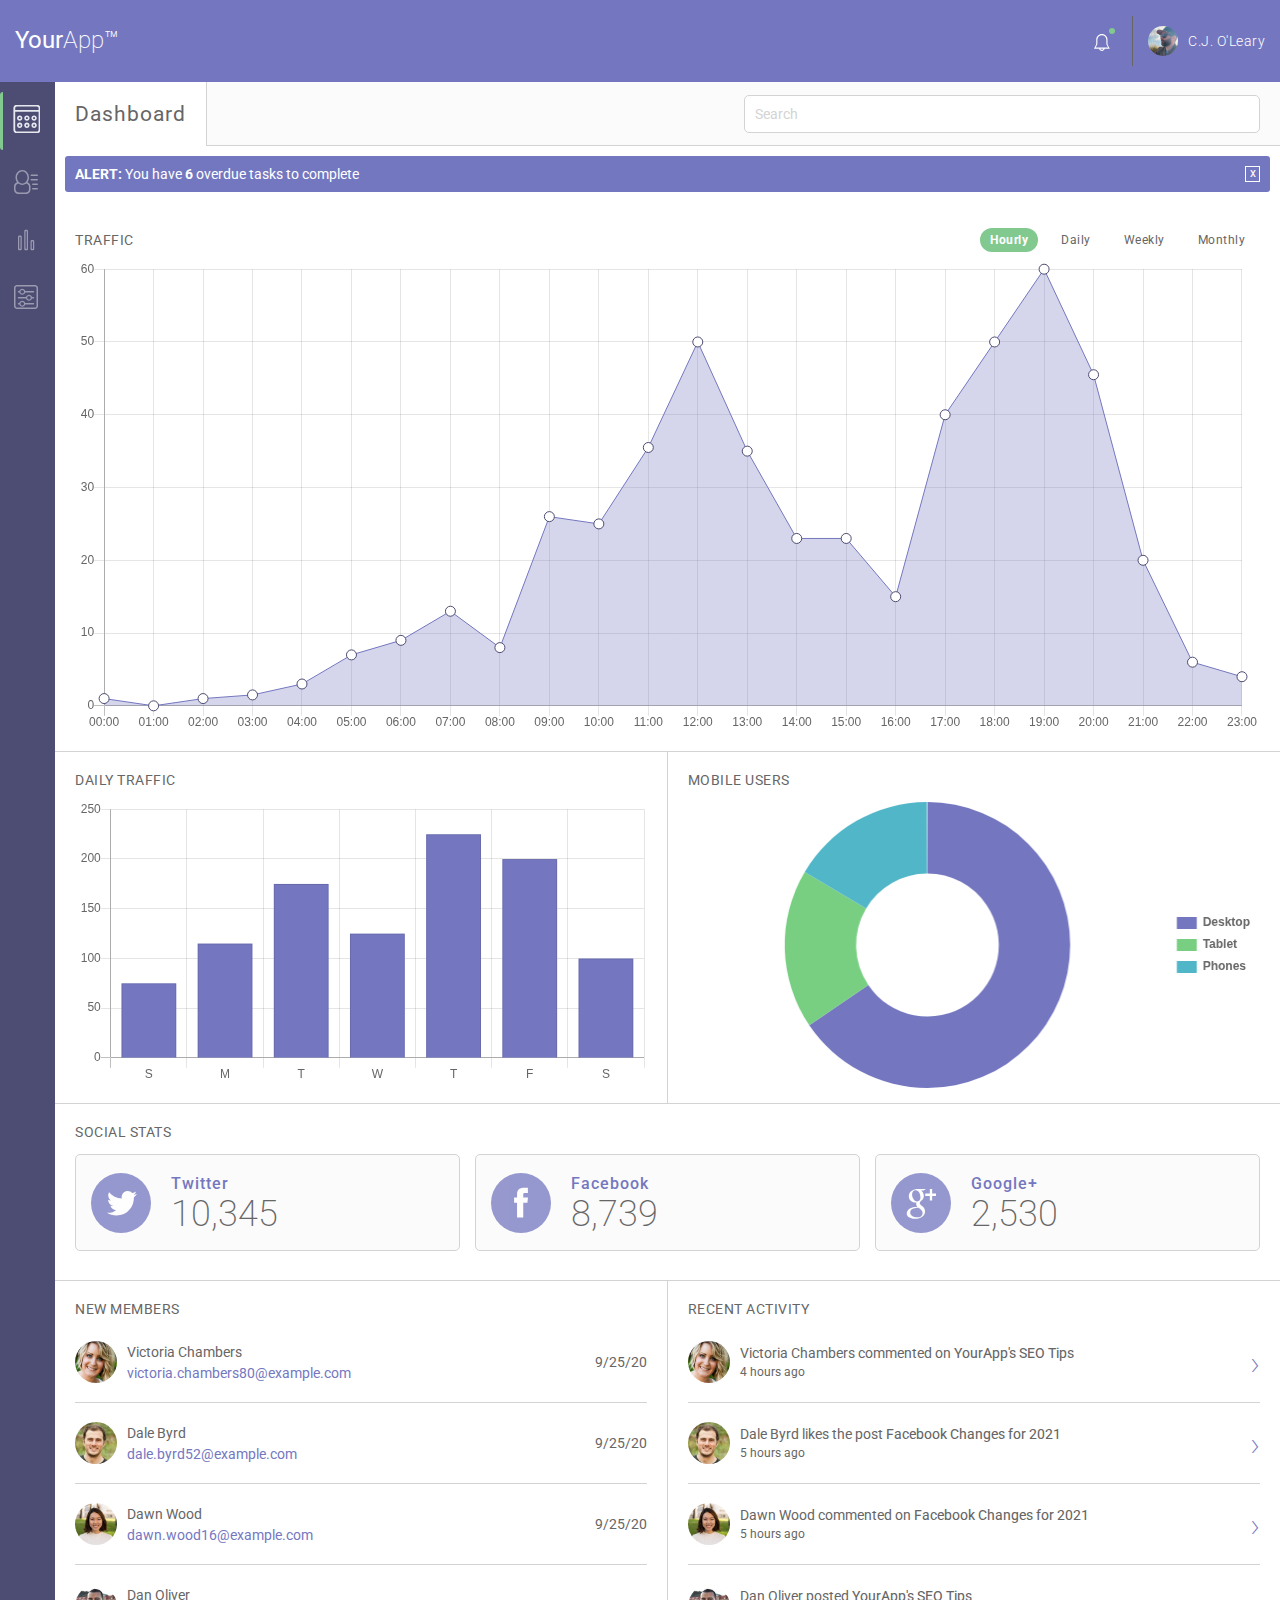
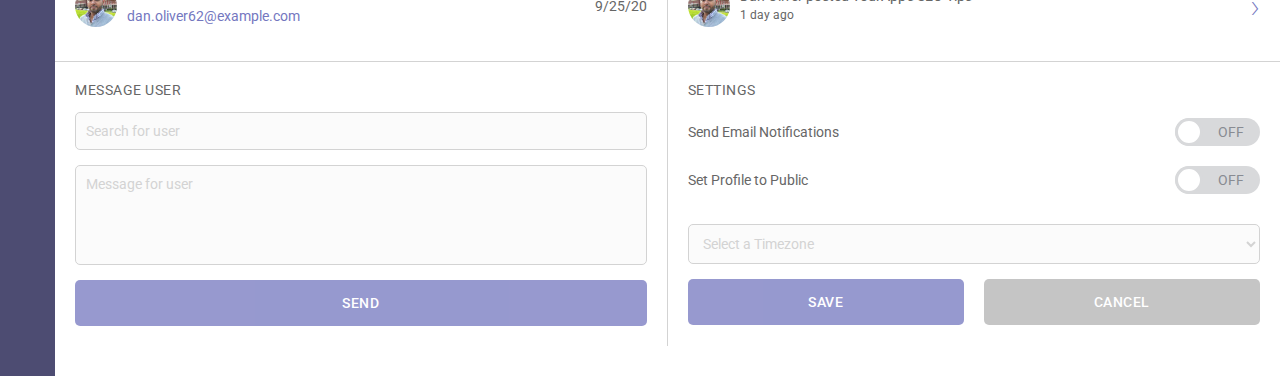
<file: index.html>
<!DOCTYPE html>
<html lang="en">
<head>
    <meta charset="UTF-8">
    <meta name="viewport" content="width=device-width, initial-scale=1.0">
    <title>C.J.'s Web App Dashboard</title>
    <link href="https://fonts.googleapis.com/css2?family=Roboto:wght@100;300;400;500;700;900&display=swap" rel="stylesheet">
    <link href="css/dash.css" rel="stylesheet">
    <link href="css/normalize.css" rel="stylesheet">
    <link href="css/toggle-switch.css" rel="stylesheet">
    <link href="css/Chart.min.css" rel="stylesheet">
</head>
<body class="grid-container">
    <header>
        <h1><b>Your</b>App&trade;</h1>
        <div class="header-right">
            <div id="icon-bell">
                <div id="badge">

                </div>
                <svg version="1.1" id="bell" xmlns="http://www.w3.org/2000/svg" xmlns:xlink="http://www.w3.org/1999/xlink" x="0px" y="0px"
                    viewBox="0 0 32 32" style="enable-background:new 0 0 32 32;" xml:space="preserve">
                    <style type="text/css">
                        .st0{fill: white;}
                    </style>
                    <g id="_x36__6_">
                        <g>
                            <path class="st0" d="M24,18v-8c0-5.5-4.5-10-10-10S4,4.5,4,10v8l-4,8h9.1c0.5,2.3,2.5,4,4.9,4s4.4-1.7,4.9-4H28L24,18z M14,28
                                c-1.3,0-2.4-0.8-2.8-2h5.6C16.4,27.2,15.3,28,14,28z M3,24l3-6v-8c0-4.4,3.6-8,8-8s8,3.6,8,8v8l3,6H3z"/>
                        </g>
                    </g>
                </svg>
            </div>
            <div id="user-info">
                <img src="images/me.jpg" alt="profile picture">
                <h3>C.J. O'Leary</h3>
            </div>
        </div>
    </header>

    <nav>
        <a href="#" class="selected"><img src="icons/icon-dashboard.svg" alt="dashboard"></a>
        <a href="#"><img src="icons/icon-members.svg" alt="members"></a>
        <a href="#"><img src="icons/icon-visits.svg" alt="visits"></a>
        <a href="#"><img src="icons/icon-settings.svg" alt="settings"></a>
    </nav>

    <main class="main-content">
        <div id="notifications" class="hide">
            <ul id="notifications-list">
                <li id="notification-items"><button class="notifications-close">X</button> <strong>4</strong> new messages</li>
                <li id="notification-items"><button class="notifications-close">X</button> <strong>4</strong> new members joined on 9/25/20</li>
                <li id="notification-items"><button class="notifications-close">X</button> Your password is set to expire in <strong>10 days</strong></li>
            </ul>
        </div>
        
        <div class="main-header">
            <h2 class="headline">Dashboard</h2>
            <div class="main-header-search">
                <input type="search" placeholder="Search" />
            </div>
        </div>

        <!-- alert banner -->
        <div class="alert" id="alert" >
         <!-- JS will insert alert here -->
        </div>


        <!-- line graph charts -->
        <section class="traffic">
            <div class="traffic-header">
                <h3>TRAFFIC</h3>
                <ul class="traffic-nav">
                    <li class="active" id="hourly">Hourly</li>
                    <li id="daily">Daily</li>
                    <li id="weekly">Weekly</li>
                    <li id="monthly">Monthly</li>
                </ul>
            </div>
            <div class="widget-container-full">
                 <!-- element line graph will attach to -->
                <canvas id="trafficChart"></canvas>
            </div>
        </section>

        <!-- bar graph -->
        <section class="daily-traffic">
            <h3>DAILY TRAFFIC</h3>
             <div class="widget-container-half">
             <!-- element bar graph will attach to -->
                 <canvas id="dailyChart"></canvas>
            </div>
        </section>

         <!-- doughnut chart -->
         <section class="mobile-users">
            <h3>MOBILE USERS</h3>
             <div class="widget-container-half">
             <!-- element dougnut chart will attach to -->
                 <canvas id="mobileChart"></canvas>
            </div>
        </section>
        <!-- social stats widget -->
        <div class="social">
            <h3>SOCIAL STATS</h3>
            <div class="social-stats">
                <div class="social-container">
                    <div class="social-image">
                        <a href="https://twitter.com/" target="_blank">
                            <svg version="1.1" id="twitter" xmlns="http://www.w3.org/2000/svg" xmlns:xlink="http://www.w3.org/1999/xlink" x="0px" y="0px"
                            viewBox="0 0 32 32" height="30px" width="30px" style="enable-background:new 0 0 32 32;" xml:space="preserve">
                                <path fill="white" d="M32,3.1c-1.2,0.5-2.4,0.9-3.8,1c1.4-0.8,2.4-2.1,2.9-3.6c-1.3,0.8-2.7,1.3-4.2,1.6C25.8,0.8,24,0,22.2,0
                            c-3.6,0-6.6,2.9-6.6,6.6c0,0.5,0.1,1,0.2,1.5C10.3,7.8,5.5,5.2,2.2,1.2c-0.6,1-0.9,2.1-0.9,3.3c0,2.3,1.2,4.3,2.9,5.5
                            c-1.1,0-2.1-0.3-3-0.8c0,0,0,0.1,0,0.1c0,3.2,2.3,5.8,5.3,6.4c-0.6,0.1-1.1,0.2-1.7,0.2c-0.4,0-0.8,0-1.2-0.1
                            c0.8,2.6,3.3,4.5,6.1,4.6c-2.2,1.8-5.1,2.8-8.2,2.8c-0.5,0-1.1,0-1.6-0.1c2.9,1.9,6.4,3,10.1,3c12.1,0,18.7-10,18.7-18.7
                            c0-0.3,0-0.6,0-0.8C30,5.6,31.1,4.4,32,3.1z"/>
                            </svg>
                        </a>
                    </div>
                    <div class="social-text">
                        <p>Twitter</p>
                        <p>10,345</p>
                    </div>
                </div>

                <div class="social-container">
                    <div class="social-image">
                        <a href="https://facebook.com/" target="_blank">
                            <svg enable-background="new 0 0 56.693 56.693" height="35px" id="facebook" version="1.1" viewBox="0 0 56.693 56.693" width="35px" xml:space="preserve" xmlns="http://www.w3.org/2000/svg" xmlns:xlink="http://www.w3.org/1999/xlink">
                                <path fill="white" d="M40.43,21.739h-7.645v-5.014c0-1.883,1.248-2.322,2.127-2.322c0.877,0,5.395,0,5.395,0V6.125l-7.43-0.029  c-8.248,0-10.125,6.174-10.125,10.125v5.518h-4.77v8.53h4.77c0,10.947,0,24.137,0,24.137h10.033c0,0,0-13.32,0-24.137h6.77  L40.43,21.739z"/>
                            </svg>
                        </a>
                    </div>
                    <div class="social-text">
                        <p>Facebook</p>
                        <p>8,739</p>
                    </div>
                </div>
                
                <div class="social-container">
                    <div class="social-image">
                        <a href="https://myaccount.google.com/" target="_blank">
                            <svg version="1.1" id="google-plus" xmlns="http://www.w3.org/2000/svg" xmlns:xlink="http://www.w3.org/1999/xlink" x="0px" y="0px"
                            viewBox="0 0 32 32" height="30px" width="30px" style="enable-background:new 0 0 32 32;" xml:space="preserve">
                                <path fill="white" d="M17.7,25.7c0-0.3,0-0.5-0.1-0.8c-0.1-0.2-0.1-0.5-0.2-0.7c-0.1-0.2-0.2-0.4-0.3-0.7c-0.2-0.2-0.3-0.4-0.4-0.6
                            c-0.1-0.2-0.3-0.3-0.5-0.6c-0.2-0.2-0.4-0.4-0.5-0.5c-0.1-0.1-0.3-0.3-0.6-0.5c-0.3-0.2-0.5-0.4-0.6-0.4s-0.3-0.2-0.6-0.4
                            c-0.3-0.2-0.5-0.4-0.6-0.4c-0.2,0-0.5,0-1,0c-0.7,0-1.4,0-2,0.1c-0.7,0.1-1.4,0.2-2.1,0.5c-0.7,0.2-1.3,0.5-1.9,0.9s-1,0.8-1.3,1.4
                            c-0.3,0.6-0.5,1.3-0.5,2.1c0,0.9,0.2,1.7,0.7,2.3c0.5,0.7,1.1,1.2,1.8,1.6s1.5,0.7,2.3,0.9s1.6,0.3,2.4,0.3c0.8,0,1.5-0.1,2.2-0.2
                            c0.7-0.2,1.3-0.4,1.9-0.8c0.6-0.3,1.1-0.8,1.4-1.4C17.5,27.2,17.7,26.5,17.7,25.7z M15.4,9.1c0-0.8-0.1-1.6-0.3-2.5
                            c-0.2-0.9-0.5-1.7-0.9-2.5c-0.4-0.8-0.9-1.5-1.6-2c-0.7-0.5-1.5-0.8-2.3-0.8c-1.2,0-2.1,0.4-2.8,1.3c-0.7,0.9-1,1.9-1,3.2
                            c0,0.6,0.1,1.2,0.2,1.9c0.1,0.7,0.4,1.3,0.7,2c0.3,0.7,0.7,1.3,1.1,1.8c0.4,0.5,0.9,1,1.5,1.3c0.6,0.3,1.2,0.5,1.9,0.5
                            c1.2,0,2.1-0.4,2.7-1.2C15.1,11.4,15.4,10.4,15.4,9.1z M12.9,0h8.4l-2.6,1.5h-2.6c0.9,0.6,1.6,1.4,2.1,2.4s0.8,2.1,0.8,3.2
                            c0,0.9-0.1,1.8-0.4,2.5c-0.3,0.7-0.7,1.3-1.1,1.8c-0.4,0.4-0.8,0.9-1.3,1.2c-0.4,0.4-0.8,0.8-1.1,1.2c-0.3,0.4-0.4,0.8-0.4,1.3
                            c0,0.3,0.1,0.7,0.3,1c0.2,0.3,0.5,0.6,0.8,0.9c0.3,0.3,0.7,0.6,1.1,0.9c0.4,0.3,0.8,0.7,1.2,1.1c0.4,0.4,0.8,0.8,1.1,1.3
                            c0.3,0.5,0.6,1,0.8,1.6c0.2,0.6,0.3,1.3,0.3,2c0,2.1-0.9,3.9-2.7,5.4c-1.9,1.7-4.6,2.5-8.1,2.5c-0.8,0-1.5-0.1-2.3-0.2
                            c-0.8-0.1-1.6-0.3-2.3-0.6c-0.8-0.3-1.5-0.7-2.1-1.1c-0.6-0.4-1.1-1-1.5-1.7C1,27.6,0.8,26.9,0.8,26c0-0.8,0.2-1.6,0.7-2.6
                            c0.4-0.8,1-1.5,1.8-2.1c0.8-0.6,1.8-1.1,2.8-1.4c1-0.3,2-0.5,3-0.7c0.9-0.1,1.9-0.2,2.9-0.3c-0.8-1.1-1.2-2-1.2-2.9
                            c0-0.2,0-0.3,0-0.5c0-0.1,0.1-0.3,0.1-0.4c0-0.1,0.1-0.2,0.2-0.4c0.1-0.2,0.1-0.3,0.1-0.4c-0.5,0.1-1,0.1-1.3,0.1
                            c-1.9,0-3.5-0.6-4.9-1.9c-1.4-1.3-2-2.8-2-4.7c0-1.8,0.6-3.4,1.8-4.8C6,1.7,7.5,0.8,9.3,0.4C10.5,0.1,11.7,0,12.9,0z M32.8,4.9v2.5
                            h-4.9v4.9h-2.5V7.4h-4.9V4.9h4.9V0h2.5v4.9H32.8z"/>
                            </svg>
                        </a>
                    </div>
                    <div class="social-text">
                        <p>Google+</p>
                        <p>2,530</p>
                    </div>
                </div>
            </div>
        </div>

        <!-- new members widget -->
        <section class="members">
            <h3>NEW MEMBERS</h3>
            <div class="members-container">
                <div class="members-info">
                    <img src="images/member-1.jpg" class="profile-image" alt="profile picture">
                    <div class="members-text">
                        <p>Victoria Chambers</p>
                        <a href="#">victoria.chambers80@example.com</a>
                    </div>
                </div>
                <p>9/25/20</p>
            </div>

            <div class="members-container">
                <div class="members-info">
                    <img src="images/member-2.jpg" class="profile-image" alt="profile picture">
                    <div class="members-text">
                        <p>Dale Byrd</p>
                        <a href="#">dale.byrd52@example.com</a>
                    </div>
                </div>
                <p>9/25/20</p>
            </div>

            <div class="members-container">
                <div class="members-info">
                    <img src="images/member-3.jpg" class="profile-image" alt="profile picture">
                    <div class="members-text">
                        <p>Dawn Wood</p>
                        <a href="#">dawn.wood16@example.com</a>
                    </div>
                </div>
                <p>9/25/20</p>
            </div>

            <div class="members-container">
                <div class="members-info">
                    <img src="images/member-4.jpg" class="profile-image" alt="profile picture">
                    <div class="members-text">
                        <p>Dan Oliver</p>
                        <a href="#">dan.oliver62@example.com</a>
                    </div>
                </div>
                <p>9/25/20</p>
            </div>
        </section>

        <!-- recent activity widget -->
        <section class="activity">
            <h3>RECENT ACTIVITY</h3>
            <div class="activity-container">
                <div class="activity-info">
                    <img src="images/member-1.jpg" class="profile-image" alt="profile picture">
                    <div class="activity-text">
                        <p>Victoria Chambers commented on <span>YourApp's SEO Tips</span></p>
                        <p>4 hours ago</p>
                    </div>
                </div>
                <span><a href="#">&rsaquo;</a></span>
            </div>

            <div class="activity-container">
                <div class="activity-info">
                    <img src="images/member-2.jpg" class="profile-image" alt="profile picture">
                    <div class="activity-text">
                        <p>Dale Byrd likes the post <span>Facebook Changes for 2021</span></p>
                        <p>5 hours ago</p>
                    </div>
                </div>
                <span><a href="#">&rsaquo;</a></span>
            </div>

            <div class="activity-container">
                <div class="activity-info">
                    <img src="images/member-3.jpg" class="profile-image" alt="profile picture">
                    <div class="activity-text">
                        <p>Dawn Wood commented on <span>Facebook Changes for 2021</span></p>
                        <p>5 hours ago</p>
                    </div>
                </div>
                <span><a href="#">&rsaquo;</a></span>
            </div>

            <div class="activity-container">
                <div class="activity-info">
                    <img src="images/member-4.jpg" class="profile-image" alt="profile picture">
                    <div class="activity-text">
                        <p>Dan Oliver posted <span>YourApp's SEO Tips</span></p>
                        <p>1 day ago</p>
                    </div>
                </div>
                <span><a href="#">&rsaquo;</a></span>
            </div>
        </section>

        <!-- messaging widget -->
        <section class="message-user">
            <h3>MESSAGE USER</h3>
            <form autocomplete="off" class="message-container">
                <div class="autoComplete">
                    <input type="text" placeholder="Search for user" id="userField">
                </div>
                <textarea placeholder="Message for user" style="resize: none;" class="form-area" id= "messageField"></textarea>
                <button class="button-primary" id="send">SEND</button>
            </form>
        </section>

        <!-- local settings widget -->
        <section class="settings">
        <h3>SETTINGS</h3>
             <!-- Toggle Switches -->
            <label class="switch-light switch-ios" onclick="">
                <input type="checkbox" id="switchEmail">
              
                <strong>
                  Send Email Notifications
                </strong>
              
                <span>
                  <span>OFF</span>
                  <span>ON</span>
                  <a></a>
                </span>
            </label>

            <label class="switch-light switch-ios" onclick="">
                <input type="checkbox" id="switchPublic">
              
                <strong>
                  Set Profile to Public
                </strong>
              
                <span>
                  <span>OFF</span>
                  <span>ON</span>
                  <a></a>
                </span>
            </label>

            <select id="timezone">
                <option disabled selected>Select a Timezone</option>
                <option>Eastern</option>
                <option>Central</option>
                <option>Mountain</option>
                <option>Western</option>
            </select>
            <div class="settings-button" >
                <button class="button-primary" id="save">SAVE</button>
                <button class="button-disabled" id="cancel">CANCEL</button>
            </div>
        </section>

    </main>
    <script src="js/Chart.min.js"></script>
    <script src="js/dash.js"></script> 
</body>
</html>
</file>
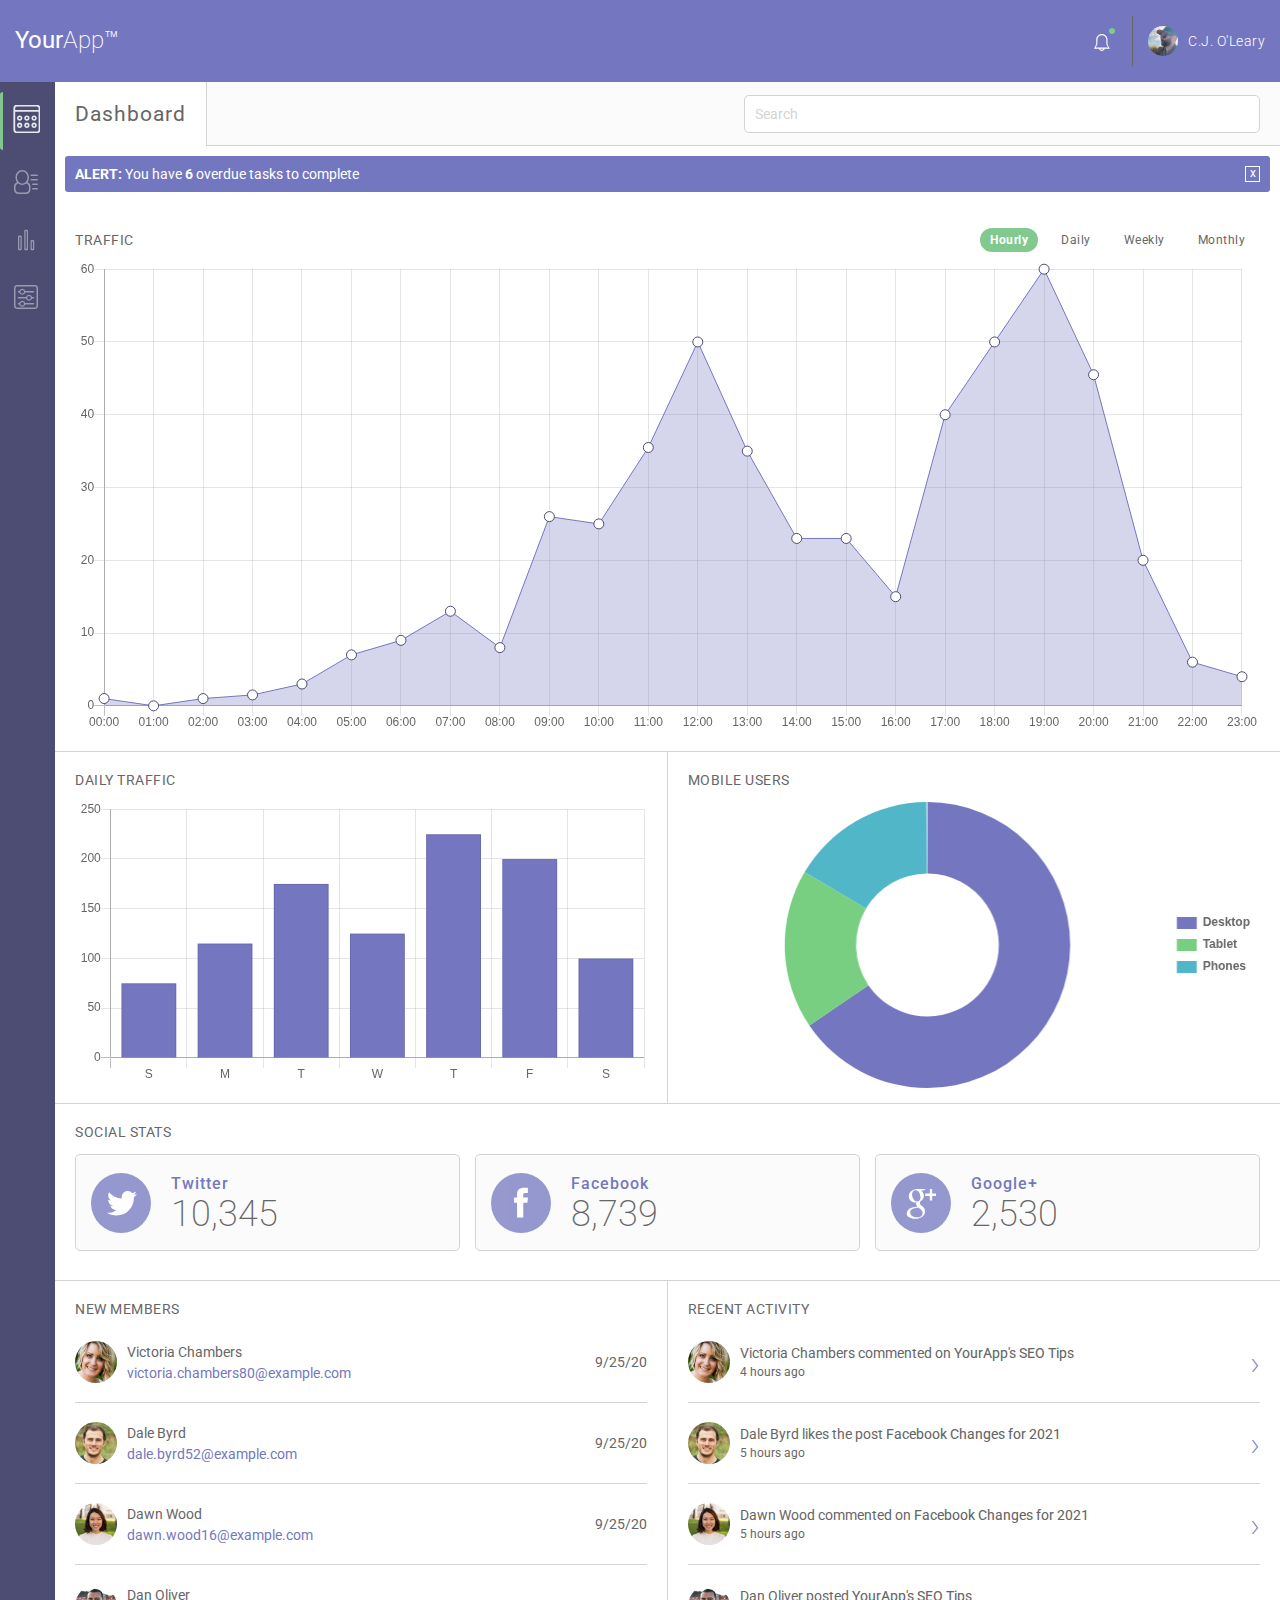
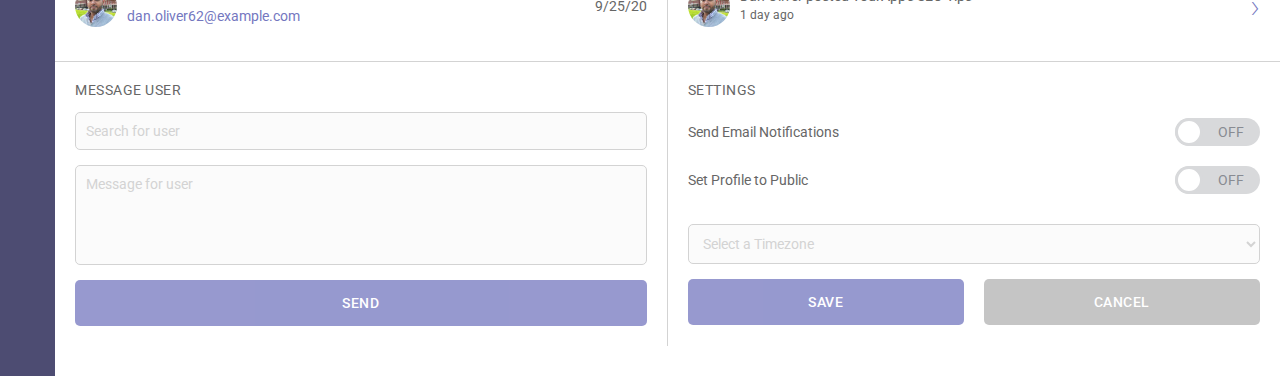
<file: dash.html>
<!DOCTYPE html>
<html lang="en">
<head>
    <meta charset="UTF-8">
    <meta name="viewport" content="width=device-width, initial-scale=1.0">
    <title>C.J.'s Web App Dashboard</title>
    <link href="https://fonts.googleapis.com/css2?family=Roboto:wght@100;300;400;500;700;900&display=swap" rel="stylesheet">
    <link href="css/dash.css" rel="stylesheet">
    <link href="css/normalize.css" rel="stylesheet">
    <link href="css/toggle-switch.css" rel="stylesheet">
    <link href="css/Chart.min.css" rel="stylesheet">
</head>
<body class="grid-container">
    <header>
        <h1><b>Your</b>App&trade;</h1>
        <div class="header-right">
            <div onclick="myFunction()" id="icon-bell">
                <div id="badge">

                </div>
                <svg version="1.1" id="bell" xmlns="http://www.w3.org/2000/svg" xmlns:xlink="http://www.w3.org/1999/xlink" x="0px" y="0px"
                    viewBox="0 0 32 32" style="enable-background:new 0 0 32 32;" xml:space="preserve">
                    <style type="text/css">
                        .st0{fill: white;}
                    </style>
                    <g id="_x36__6_">
                        <g>
                            <path class="st0" d="M24,18v-8c0-5.5-4.5-10-10-10S4,4.5,4,10v8l-4,8h9.1c0.5,2.3,2.5,4,4.9,4s4.4-1.7,4.9-4H28L24,18z M14,28
                                c-1.3,0-2.4-0.8-2.8-2h5.6C16.4,27.2,15.3,28,14,28z M3,24l3-6v-8c0-4.4,3.6-8,8-8s8,3.6,8,8v8l3,6H3z"/>
                        </g>
                    </g>
                </svg>
            </div>
            <div id="user-info">
                <img src="images/me.jpg" alt="profile picture">
                <h3>C.J. O'Leary</h3>
            </div>
        </div>
    </header>

    <nav>
        <a href="#" class="selected"><img src="icons/icon-dashboard.svg" alt="dashboard"></a>
        <a href="#"><img src="icons/icon-members.svg" alt="members"></a>
        <a href="#"><img src="icons/icon-visits.svg" alt="visits"></a>
        <a href="#"><img src="icons/icon-settings.svg" alt="settings"></a>
    </nav>

    <main class="main-content">
        <div id="notifications" class="hide">
            <ul id="notifications-list">
                <li id="notification-items"><button class="notifications-close">X</button> <strong>4</strong> new messages</li>
                <li id="notification-items"><button class="notifications-close">X</button> <strong>4</strong> new members joined on 9/25/20</li>
                <li id="notification-items"><button class="notifications-close">X</button> Your password is set to expire in <strong>10 days</strong></li>
            </ul>
        </div>
        
        <div class="main-header">
            <h2 class="headline">Dashboard</h2>
            <div class="main-header-search">
                <input type="search" placeholder="Search" />
            </div>
        </div>

        <!-- alert banner -->
        <div class="alert" id="alert" >
         <!-- JS will insert alert here -->
        </div>


        <!-- line graph charts -->
        <section class="traffic">
            <div class="traffic-header">
                <h3>TRAFFIC</h3>
                <ul class="traffic-nav">
                    <li class="active" id="hourly">Hourly</li>
                    <li id="daily">Daily</li>
                    <li id="weekly">Weekly</li>
                    <li id="monthly">Monthly</li>
                </ul>
            </div>
            <div class="widget-container-full">
                 <!-- element line graph will attach to -->
                <canvas id="trafficChart"></canvas>
            </div>
        </section>

        <!-- bar graph -->
        <section class="daily-traffic">
            <h3>DAILY TRAFFIC</h3>
             <div class="widget-container-half">
             <!-- element bar graph will attach to -->
                 <canvas id="dailyChart"></canvas>
            </div>
        </section>

         <!-- doughnut chart -->
         <section class="mobile-users">
            <h3>MOBILE USERS</h3>
             <div class="widget-container-half">
             <!-- element dougnut chart will attach to -->
                 <canvas id="mobileChart"></canvas>
            </div>
        </section>
        <!-- social stats widget -->
        <div class="social">
            <h3>SOCIAL STATS</h3>
            <div class="social-stats">
                <div class="social-container">
                    <div class="social-image">
                        <svg version="1.1" id="twitter" xmlns="http://www.w3.org/2000/svg" xmlns:xlink="http://www.w3.org/1999/xlink" x="0px" y="0px"
                        viewBox="0 0 32 32" height="30px" width="30px" style="enable-background:new 0 0 32 32;" xml:space="preserve">
                            <path fill="white" d="M32,3.1c-1.2,0.5-2.4,0.9-3.8,1c1.4-0.8,2.4-2.1,2.9-3.6c-1.3,0.8-2.7,1.3-4.2,1.6C25.8,0.8,24,0,22.2,0
                        c-3.6,0-6.6,2.9-6.6,6.6c0,0.5,0.1,1,0.2,1.5C10.3,7.8,5.5,5.2,2.2,1.2c-0.6,1-0.9,2.1-0.9,3.3c0,2.3,1.2,4.3,2.9,5.5
                        c-1.1,0-2.1-0.3-3-0.8c0,0,0,0.1,0,0.1c0,3.2,2.3,5.8,5.3,6.4c-0.6,0.1-1.1,0.2-1.7,0.2c-0.4,0-0.8,0-1.2-0.1
                        c0.8,2.6,3.3,4.5,6.1,4.6c-2.2,1.8-5.1,2.8-8.2,2.8c-0.5,0-1.1,0-1.6-0.1c2.9,1.9,6.4,3,10.1,3c12.1,0,18.7-10,18.7-18.7
                        c0-0.3,0-0.6,0-0.8C30,5.6,31.1,4.4,32,3.1z"/>
                        </svg>
                    </div>
                    <div class="social-text">
                        <p>Twitter</p>
                        <p>10,345</p>
                    </div>
                </div>

                <div class="social-container">
                    <div class="social-image">
                        <svg enable-background="new 0 0 56.693 56.693" height="35px" id="facebook" version="1.1" viewBox="0 0 56.693 56.693" width="35px" xml:space="preserve" xmlns="http://www.w3.org/2000/svg" xmlns:xlink="http://www.w3.org/1999/xlink">
                            <path fill="white" d="M40.43,21.739h-7.645v-5.014c0-1.883,1.248-2.322,2.127-2.322c0.877,0,5.395,0,5.395,0V6.125l-7.43-0.029  c-8.248,0-10.125,6.174-10.125,10.125v5.518h-4.77v8.53h4.77c0,10.947,0,24.137,0,24.137h10.033c0,0,0-13.32,0-24.137h6.77  L40.43,21.739z"/>
                        </svg>
                    </div>
                    <div class="social-text">
                        <p>Facebook</p>
                        <p>8,739</p>
                    </div>
                </div>
                
                <div class="social-container">
                    <div class="social-image">
                        <svg version="1.1" id="google-plus" xmlns="http://www.w3.org/2000/svg" xmlns:xlink="http://www.w3.org/1999/xlink" x="0px" y="0px"
                        viewBox="0 0 32 32" height="30px" width="30px" style="enable-background:new 0 0 32 32;" xml:space="preserve">
                            <path fill="white" d="M17.7,25.7c0-0.3,0-0.5-0.1-0.8c-0.1-0.2-0.1-0.5-0.2-0.7c-0.1-0.2-0.2-0.4-0.3-0.7c-0.2-0.2-0.3-0.4-0.4-0.6
                        c-0.1-0.2-0.3-0.3-0.5-0.6c-0.2-0.2-0.4-0.4-0.5-0.5c-0.1-0.1-0.3-0.3-0.6-0.5c-0.3-0.2-0.5-0.4-0.6-0.4s-0.3-0.2-0.6-0.4
                        c-0.3-0.2-0.5-0.4-0.6-0.4c-0.2,0-0.5,0-1,0c-0.7,0-1.4,0-2,0.1c-0.7,0.1-1.4,0.2-2.1,0.5c-0.7,0.2-1.3,0.5-1.9,0.9s-1,0.8-1.3,1.4
                        c-0.3,0.6-0.5,1.3-0.5,2.1c0,0.9,0.2,1.7,0.7,2.3c0.5,0.7,1.1,1.2,1.8,1.6s1.5,0.7,2.3,0.9s1.6,0.3,2.4,0.3c0.8,0,1.5-0.1,2.2-0.2
                        c0.7-0.2,1.3-0.4,1.9-0.8c0.6-0.3,1.1-0.8,1.4-1.4C17.5,27.2,17.7,26.5,17.7,25.7z M15.4,9.1c0-0.8-0.1-1.6-0.3-2.5
                        c-0.2-0.9-0.5-1.7-0.9-2.5c-0.4-0.8-0.9-1.5-1.6-2c-0.7-0.5-1.5-0.8-2.3-0.8c-1.2,0-2.1,0.4-2.8,1.3c-0.7,0.9-1,1.9-1,3.2
                        c0,0.6,0.1,1.2,0.2,1.9c0.1,0.7,0.4,1.3,0.7,2c0.3,0.7,0.7,1.3,1.1,1.8c0.4,0.5,0.9,1,1.5,1.3c0.6,0.3,1.2,0.5,1.9,0.5
                        c1.2,0,2.1-0.4,2.7-1.2C15.1,11.4,15.4,10.4,15.4,9.1z M12.9,0h8.4l-2.6,1.5h-2.6c0.9,0.6,1.6,1.4,2.1,2.4s0.8,2.1,0.8,3.2
                        c0,0.9-0.1,1.8-0.4,2.5c-0.3,0.7-0.7,1.3-1.1,1.8c-0.4,0.4-0.8,0.9-1.3,1.2c-0.4,0.4-0.8,0.8-1.1,1.2c-0.3,0.4-0.4,0.8-0.4,1.3
                        c0,0.3,0.1,0.7,0.3,1c0.2,0.3,0.5,0.6,0.8,0.9c0.3,0.3,0.7,0.6,1.1,0.9c0.4,0.3,0.8,0.7,1.2,1.1c0.4,0.4,0.8,0.8,1.1,1.3
                        c0.3,0.5,0.6,1,0.8,1.6c0.2,0.6,0.3,1.3,0.3,2c0,2.1-0.9,3.9-2.7,5.4c-1.9,1.7-4.6,2.5-8.1,2.5c-0.8,0-1.5-0.1-2.3-0.2
                        c-0.8-0.1-1.6-0.3-2.3-0.6c-0.8-0.3-1.5-0.7-2.1-1.1c-0.6-0.4-1.1-1-1.5-1.7C1,27.6,0.8,26.9,0.8,26c0-0.8,0.2-1.6,0.7-2.6
                        c0.4-0.8,1-1.5,1.8-2.1c0.8-0.6,1.8-1.1,2.8-1.4c1-0.3,2-0.5,3-0.7c0.9-0.1,1.9-0.2,2.9-0.3c-0.8-1.1-1.2-2-1.2-2.9
                        c0-0.2,0-0.3,0-0.5c0-0.1,0.1-0.3,0.1-0.4c0-0.1,0.1-0.2,0.2-0.4c0.1-0.2,0.1-0.3,0.1-0.4c-0.5,0.1-1,0.1-1.3,0.1
                        c-1.9,0-3.5-0.6-4.9-1.9c-1.4-1.3-2-2.8-2-4.7c0-1.8,0.6-3.4,1.8-4.8C6,1.7,7.5,0.8,9.3,0.4C10.5,0.1,11.7,0,12.9,0z M32.8,4.9v2.5
                        h-4.9v4.9h-2.5V7.4h-4.9V4.9h4.9V0h2.5v4.9H32.8z"/>
                        </svg>
                    </div>
                    <div class="social-text">
                        <p>Google+</p>
                        <p>2,530</p>
                    </div>
                </div>
            </div>
        </div>

        <!-- new members widget -->
        <section class="members">
            <h3>NEW MEMBERS</h3>
            <div class="members-container">
                <div class="members-info">
                    <img src="images/member-1.jpg" class="profile-image" alt="profile picture">
                    <div class="members-text">
                        <p>Victoria Chambers</p>
                        <a href="#">victoria.chambers80@example.com</a>
                    </div>
                </div>
                <p>9/25/20</p>
            </div>

            <div class="members-container">
                <div class="members-info">
                    <img src="images/member-2.jpg" class="profile-image" alt="profile picture">
                    <div class="members-text">
                        <p>Dale Byrd</p>
                        <a href="#">dale.byrd52@example.com</a>
                    </div>
                </div>
                <p>9/25/20</p>
            </div>

            <div class="members-container">
                <div class="members-info">
                    <img src="images/member-3.jpg" class="profile-image" alt="profile picture">
                    <div class="members-text">
                        <p>Dawn Wood</p>
                        <a href="#">dawn.wood16@example.com</a>
                    </div>
                </div>
                <p>9/25/20</p>
            </div>

            <div class="members-container">
                <div class="members-info">
                    <img src="images/member-4.jpg" class="profile-image" alt="profile picture">
                    <div class="members-text">
                        <p>Dan Oliver</p>
                        <a href="#">dan.oliver62@example.com</a>
                    </div>
                </div>
                <p>9/25/20</p>
            </div>
        </section>

        <!-- recent activity widget -->
        <section class="activity">
            <h3>RECENT ACTIVITY</h3>
            <div class="activity-container">
                <div class="activity-info">
                    <img src="images/member-1.jpg" class="profile-image" alt="profile picture">
                    <div class="activity-text">
                        <p>Victoria Chambers commented on <span>YourApp's SEO Tips</span></p>
                        <p>4 hours ago</p>
                    </div>
                </div>
                <span><a href="#">&rsaquo;</a></span>
            </div>

            <div class="activity-container">
                <div class="activity-info">
                    <img src="images/member-2.jpg" class="profile-image" alt="profile picture">
                    <div class="activity-text">
                        <p>Dale Byrd likes the post <span>Facebook Changes for 2021</span></p>
                        <p>5 hours ago</p>
                    </div>
                </div>
                <span><a href="#">&rsaquo;</a></span>
            </div>

            <div class="activity-container">
                <div class="activity-info">
                    <img src="images/member-3.jpg" class="profile-image" alt="profile picture">
                    <div class="activity-text">
                        <p>Dawn Wood commented on <span>Facebook Changes for 2021</span></p>
                        <p>5 hours ago</p>
                    </div>
                </div>
                <span><a href="#">&rsaquo;</a></span>
            </div>

            <div class="activity-container">
                <div class="activity-info">
                    <img src="images/member-4.jpg" class="profile-image" alt="profile picture">
                    <div class="activity-text">
                        <p>Dan Oliver posted <span>YourApp's SEO Tips</span></p>
                        <p>1 day ago</p>
                    </div>
                </div>
                <span><a href="#">&rsaquo;</a></span>
            </div>
        </section>

        <!-- messaging widget -->
        <section class="message-user">
            <h3>MESSAGE USER</h3>
            <form autocomplete="off" class="message-container">
                <div class="autoComplete">
                    <input type="text" placeholder="Search for user" id="userField">
                </div>
                <textarea placeholder="Message for user" style="resize: none;" class="form-area" id= "messageField"></textarea>
                <button class="button-primary" id="send">SEND</button>
            </form>
        </section>

        <!-- local settings widget -->
        <section class="settings">
        <h3>SETTINGS</h3>
             <!-- Toggle Switches -->
            <label class="switch-light switch-ios" onclick="">
                <input type="checkbox" id="switchEmail">
              
                <strong>
                  Send Email Notifications
                </strong>
              
                <span>
                  <span>OFF</span>
                  <span>ON</span>
                  <a></a>
                </span>
            </label>

            <label class="switch-light switch-ios" onclick="">
                <input type="checkbox" id="switchPublic">
              
                <strong>
                  Set Profile to Public
                </strong>
              
                <span>
                  <span>OFF</span>
                  <span>ON</span>
                  <a></a>
                </span>
            </label>

            <select id="timezone">
                <option disabled selected>Select a Timezone</option>
                <option>Eastern</option>
                <option>Central</option>
                <option>Mountain</option>
                <option>Western</option>
            </select>
            <div class="settings-button" >
                <button class="button-primary" id="save">SAVE</button>
                <button class="button-disabled" id="cancel">CANCEL</button>
            </div>
        </section>

    </main>
    <script src="js/Chart.min.js"></script>
    <script src="js/dash.js"></script> 
</body>
</html>
</file>
<file: css/dash.css>
/* ============================================= */
/*              Base Styles                      */
/* ============================================= */

  *, 
  *:before, 
  *:after {
      -moz-box-sizing: border-box;
      -webkit-box-sizing: border-box;
      box-sizing: border-box;
    }

  body {
    font-family: 'Roboto', sans-serif;
    font-weight: 400;
    font-size: 12px;
    color: #666666;
    margin: 0 auto;
    padding: 0;
  }

  canvas {
    max-width: 100%;
  }

  a {
    text-decoration: none;
    color: #7477bf;
  }

  button:hover,
  button:active,
  #icon-bell:hover,
  #icon-bell:focus,
  .notifications-close:hover, 
  .alert-banner-close:hover,
  .traffic-nav li:hover,
  .autocompleteItems div,
  .switch-ios.switch-light > span:hover,
  .settings select:hover {
    cursor: pointer;
  }

/* ============================================= */
/*              Typography                       */
/* ============================================= */

  header h1 {
    margin-left: 15px;
    font-weight: 200;
  }

  h2 {
    letter-spacing: 1px;
  }

  h2,
  h3 {
    font-weight: 400;
  }

  h3 {
    margin-top: 5px;
    letter-spacing: .5px;
    font-size: 14px;
  }

/* ============================================= */
/*                  Buttons                      */
/* ============================================= */

  button {
    opacity: .75;
    transition: opacity .3s ease;
  }

  button:hover,
  button:active {
    opacity: 1;
  }

  .button-primary {
    background-color: #7477bf;
  }

  .button-primary,
  .button-disabled {
    color: white;
    padding: 15px;
    border: none;
    border-radius: 5px;
    font-weight: 500;
    letter-spacing: .5px;
  }

  .button-disabled {
    background-color: #b2b2b2;
    margin-left: 20px;
  }

/* ============================================= */
/*                Grid System                    */
/* ============================================= */

  .grid-container {
    min-height: 100vh;
    display: grid;
    grid-template-columns: 100%;
    grid-template-rows: auto;
    grid-template-areas: 
      "header"
      "nav"
      "main";
  }

  main {
    grid-area: main;
    padding-bottom: 30px;
  }

  .traffic,
  .daily-traffic,
  .mobile-users,
  .social,
  .members,
  .activity,
  .message-user,
  .settings {
    padding: 15px 20px;
  }

/* ============================================= */
/*              Form Element Styles              */
/* ============================================= */

  .main-header-search input {
    background-color: white;
    width: 70%;
  }

  .message-container input,
  .message-container textarea,
  .settings select {
    background-color: #fbfbfb;
  }

  .main-header-search input,
  .message-container input,
  .message-container textarea,
  .settings select {
    padding: 10px;
    border-radius: 5px;
    border: 1px solid lightgrey;
  }

/* ============================================= */
/*                  Header                       */
/* ============================================= */

  header {
    grid-area: header;
    background-color: #7477bf;
    color: white;
    display: flex;
    justify-content: space-between;
    align-items: center;
  }

  .header-right {
    display: flex;
    justify-content: space-between;
    margin: 16px 10px;
  }

  #icon-bell {
    height: 3.5em;
    width: 3.5em;
    margin: 0 8px 8px;
    padding: 12px;
    transition: transform .3s ease;
  }

  #icon-bell:hover,
  #icon-bell:focus {
    transform: scale(1.2);
  }

  #badge {
    border-radius: 50%;
    background: #81c98f;
    width: 6px;
    height: 6px;
    margin-left: 15px;
  }

  #user-info {
    display: flex;
    justify-content: space-between;
    padding-left: 10px;
    border-left: 1px solid #666666;
  }

  header img {
    border-radius: 50%;
    height: 2.5em;
    width: 2.5em;
    margin: auto 5px;
  }

  header h3 {
    margin: auto 5px;
    font-weight: 300;
  }

  /* --- Notifications --- */

    #notifications {
      position: relative;
      width: 100%;
    }

    #notifications-list {
      background-color: white;
      color: #7477bf;
      border-radius: 3px;
      box-shadow: 5px 5px 5px rgba(0, 0, 0, 0.4);
      position: absolute;
      top: 0;
      right: 5px;
      padding: 0;
      margin: 0 auto;
      list-style: none;
      z-index: 1000;
    }

    #notification-items {
      padding: 10px;
    }

    .notifications-close {
      padding: 0 3.5px;
      margin-right: 5px;
      background-color: white;
      border: 1px solid #7477bf;
      border-radius: 2px;
    }

    .show {
      display: block;
    }

    .hide {
      display: none;
    }

/* ============================================= */
/*              Navigation                       */
/* ============================================= */

  nav {
    grid-area: nav;
    display: flex;
    justify-content: center;
    align-items: center;
    margin: 0;
    background-color: #4d4c72;
  }

  nav a {
    padding: 15px;
    opacity: 0.5;
  }

  nav .selected {
    padding: 15px 15px 11px;
    border-bottom: 3px solid #81c98f;
    border-radius: 3px;
    opacity: 1;
  }

  nav .selected img {
    transform: scale(1.2);
  }

  nav img[alt="visits"]  {
    padding-left: 3.5px;
  }

  nav img {
    height: 2.2em;
    width: 2.2em;
    margin: 0 auto;
    transition: transform .3s ease;
  }

  nav img:hover {
    transform: scale(1.2);
  }

/* ============================================= */
/*              Headline & Search Bar            */
/* ============================================= */

  .main-header {
    display: flex;
    align-items: center;
    justify-content: space-between;
    background-color: #fbfbfb;
    width: 100%;
  }

  .headline {
    background-color: white;
    margin: 0;
    padding: 20px;
  }

  .main-header-search {
    padding: 12px 20px;
    flex-grow: 2;
    text-align: right;
  }

/* ============================================= */
/*                  Widgets                      */
/* ============================================= */

  /* Widget Border Styles  */

    .headline {
      border-right: 1px solid lightgrey;
    }

    .members {
      border-top: 1px solid lightgrey;
    }

    .main-header-search,
    .traffic,
    .daily-traffic,
    .mobile-users,
    .members,
    .activity,
    .message-user {
      border-bottom: 1px solid lightgrey;
    }

  /* --- Alert Banner --- */

    .alert-banner {
      text-align: center;
      color: white;
      background-color: #7377bf;
      border-radius: 3px;
      padding: 10px;
      margin: 10px;
      display: flex;
      justify-content: space-between;
      align-items: center;
    }

    .alert-banner p {
      margin: 0;
    }
    .alert-banner-close {
      border: 1px solid white;
      padding: 0 3.5px;
    }

  /* --- Traffic Widget --- */

    .traffic-header {
      display: flex;
      justify-content: space-between;
      align-items: center;
    }

    .traffic-header h3 {
      margin: 0;
    }

    .traffic-nav {
      padding: 0;
    }

    .traffic-nav li {
      list-style: none;
      display: inline;
      padding: 5px;
      margin: 0 2.5px;
      font-size: 11px;
      letter-spacing: 0.5px;
    }

    .traffic-nav li:hover {
      font-weight: bold;
    }

    .traffic-nav li:last-child {
      margin-right: 0;
    }

    .active {
      color: #fff;
      background-color: #81c98f;
      font-weight: bold;
      border-radius: 20px;
    }

  /* --- Social Stats Widget --- */

    .social-stats {
      display: flex;
      flex-direction: column;
      justify-content: space-between;
      margin-bottom: 14px;
    }

    .social-container {
      display: flex;
      justify-content: flex-start;
      align-items: center;
      padding: 15px;
      width: 100%;
      border: 1px solid lightgrey;
      border-radius: 5px;
      background-color: #fbfbfb;
    }

    .social-container:nth-child(even) {
      margin: 15px 0;
    }

    .social-image {
      height: 60px;
      width: 60px;
      border-radius: 50%;
      background-color: #7477bf;
      opacity: 0.75;
      transition: opacity .3s ease;
    }

    .social-image:hover {
      opacity: 1;
    }

    #twitter {
      margin: 18px 0 0 16px;
    }

    #facebook {
      margin: 11px 0 0 12px;
    }

    #google-plus {
      margin: 16px 0 0 15px;
    }

    .social-text {
      text-align: left;
      margin-left: 20px;
    }

    .social-text p:nth-child(1) {
      color: #7477bf;
      font-size: 16px;
      font-weight: 500;
      letter-spacing: 1px;
      margin: 5px 0 0;
    }

    .social-text p:nth-child(2) {
      font-size: 36px;
      font-weight: 200;
      margin: 0;
    }

  /* --- New Members / Recent Activity Widgets --- */

    .members {
      border-top: 1px solid lightgrey;
    }

    .members,
    .activity {
      border-bottom: 1px solid lightgrey;
    }

    .members-container,
    .activity-container {
      text-align: left;
      display: flex;
      align-items: center;
      justify-content: space-between;
      padding: 15px 0;
      height: 81px;
    }

    .members-info,
    .activity-info {
      display: flex;
      justify-content: flex-start;
      align-items: center;
    }

    .members-container:nth-child(2),
    .members-container:nth-child(3),
    .members-container:nth-child(4),
    .activity-container:nth-child(2),
    .activity-container:nth-child(3),
    .activity-container:nth-child(4) {
      border-bottom: 1px solid lightgrey;
    }

    .members-text p,
    .activity-text p:nth-child(1) {
      margin: 0 0 5px 0;
      font-size: 14px;
    }

    .members-text a:hover {
      text-decoration: underline;
    }

    .activity-text p:nth-child(2) {
      margin: 0;
      font-size: 12px;
    }

    .members-container img,
    .activity-container img {
      border-radius: 50%;
      height: 3em;
      width: 3em;
      margin-right: 10px;
    }

    .members h3,
    .activity h3 {
      margin: 5px 0;
    }

    .activity-text span {
      font-weight: 425;
    }

    .activity-container span:nth-child(2) {
      font-size: 35px;
      font-weight: 50;
      height: 37px;
      margin-left: 5px;
    }

  /* --- Message User Widget --- */

    .message-container {
      display: flex;
      flex-direction: column;
    }

    .message-container input,
    .message-container textarea,
    .settings select {
      margin-bottom: 15px;
    }

    .message-container textarea {
      height: 100px;
    }

    .message-user button {
      margin-bottom: 5px;
    }

    ::placeholder {
      color: lightgrey;
    }

    /* --- Autocomplete Styles --- */
      .autoComplete,
      .message-container input {
        width: 100%;
      }

      .autoComplete {
        position: relative;
        display: inline-block;
      }

      .autocompleteItems {
        background-color: #e9e9e9;
        position: absolute;
        border: 1px solid #d4d4d4;
        border-bottom: none;
        border-top: none;
        z-index: 99;
        /* position the autocomplete items to be the same width as the container: */
        top: 100%;
        left: 0;
        right: 0;
      }
      .autocompleteItems div {
        padding: 8px;
        border-bottom: 1px solid #d4d4d4;
      }
      .autocompleteItems div:hover,
      .autocompleteActive {
        /*when hovering an item:*/
        background-color: #81c98f;
      }
      .autocompleteActive {
        /*when navigating through the items using the arrow keys:*/
        color: #ffffff;
      }

  /* ---- Settings Widget ---- */

    .settings label {
      display: flex;
      justify-content: space-between;
      align-items: center;
      margin: 20px 0;
      width: 100%;
    }

    .settings label strong {
      flex-grow: 2;
    }

    .settings select {
      width: 100%;
      color: lightgrey;
      margin-top: 17px;
    }

    .settings select:focus {
      color: #666666;
    }

    .settings-button {
      display: flex;
      justify-content: space-between;
    }

    .settings button {
      width: calc(100% / 2)
    }

/* ================================= 
  Media Queries
==================================*/

@media (min-width: 768px) {
  
/* --- Grid Layout --- */

  .grid-container {
    grid-template-columns: 55px 1fr;
    grid-template-areas:
    "header header"
    "nav main";
    }

    .main-content {
      display: grid;
      grid-template-columns: 50%;
    }

    #alert, .main-header, .traffic, .social {
      grid-column: 1 / span 2;
    }

    .daily-traffic, .members, .message-user {
      grid-column: 1 / span 1;
    }

    #notifications, .mobile-users, .activity, .settings {
      grid-column: 2 / span 1;
    }

/* --- Navigation --- */
  nav {
    flex-direction: column;
    justify-content: flex-start;
  }

  nav a {
    padding: 10px;
    margin: 5px 0;
    width: 100%;
    border-left: 4px solid #4d4c72;
  }

  nav a:first-of-type {
    margin-top: 10px;
  }

  nav img {
    height: 2em;
    width: 2em;
  }

  nav .selected {
    padding: 15px 15px 15px 11px;
    border-left: 3px solid #81c98f;
    border-bottom: none;
  }

/* --- Headline & Search Bar --- */

  .main-header-search input {
    width: 50%;
  }

/* --- Alert Banner --- */

.alert-banner-close {
  font-size: 12px;
}

/* --- Widget Border Styles --- */

  .daily-traffic,
  .members,
  .message-user {
    border-right: 1px solid lightgrey;
  }

  .activity {
    border-top: 1px solid lightgrey;
  }

  .message-user {
    border-bottom: none;
  }

/* --- Traffic Widget --- */

  .traffic-nav li {
    padding: 5px 10px;
    margin: 0 5px;
    font-size: 12px;
  }

  .traffic-nav li:last-child {
    padding-right: 10px;
  }
/* --- Social Stats Widget --- */

  .social-stats {
    display: flex;
    flex-direction: row;
    justify-content: space-between;
  }

  .social-container {
    width: calc(100% / 3);
  }

  .social-container:nth-child(even) {
    margin: 0 15px;
  }
}

@media (min-width: 1024px) {
  .main-content {
    font-size: 14px;
  }

  .traffic-nav li:last-child {
    margin-right: 5px;
  }

  .settings select {
    margin-top: 10px;
  }
}
</file>
<file: css/toggle-switch.css>
@charset "UTF-8";
/*
* CSS TOGGLE SWITCH
*
* Ionuț Colceriu - ghinda.net
* https://github.com/ghinda/css-toggle-switch
*
*/
/* supported values are px, rem-calc, em-calc
 */
/* imports
 */
/* Functions
 */
/* Shared
 */
/* Hide by default
 */
.switch-toggle a,
.switch-light span span {
  display: none; }

/* We can't test for a specific feature,
 * so we only target browsers with support for media queries.
 */
@media only screen {
  /* Checkbox
 */
  .switch-light {
    position: relative;
    display: block;
    /* simulate default browser focus outlines on the switch,
   * when the inputs are focused.
   */ }
    .switch-light::after {
      clear: both;
      content: '';
      display: table; }
    .switch-light *,
    .switch-light *:before,
    .switch-light *:after {
      box-sizing: border-box; }
    .switch-light a {
      display: block;
      transition: all 0.2s ease-out; }
    .switch-light label,
    .switch-light > span {
      /* breathing room for bootstrap/foundation classes.
     */
      line-height: 2em; }
    .switch-light input:focus ~ span a,
    .switch-light input:focus + label {
      outline-width: 2px;
      outline-style: solid;
      outline-color: Highlight;
      /* Chrome/Opera gets its native focus styles.
     */ } }
    @media only screen and (-webkit-min-device-pixel-ratio: 0) {
      .switch-light input:focus ~ span a,
      .switch-light input:focus + label {
        outline-color: -webkit-focus-ring-color;
        outline-style: auto; } }

@media only screen {
  /* don't hide the input from screen-readers and keyboard access
 */
  .switch-light input {
    position: absolute;
    opacity: 0;
    z-index: 3; }
  .switch-light input:checked ~ span a {
    right: 0%; }
  /* inherit from label
 */
  .switch-light strong {
    font-weight: inherit; }
  .switch-light > span {
    position: relative;
    overflow: hidden;
    display: block;
    min-height: 2em;
    /* overwrite 3rd party classes padding
   * eg. bootstrap .alert
   */
    padding: 0;
    text-align: left; }
  .switch-light span span {
    position: relative;
    z-index: 2;
    display: block;
    float: left;
    width: 50%;
    text-align: center;
    user-select: none; }
  .switch-light a {
    position: absolute;
    right: 50%;
    top: 0;
    z-index: 1;
    display: block;
    width: 50%;
    height: 100%;
    padding: 0; }
  /* bootstrap 4 tweaks
*/
  .switch-light.row {
    display: flex; }
  .switch-light .alert-light {
    color: #333; }
  /* Radio Switch
 */
  .switch-toggle {
    position: relative;
    display: block;
    /* simulate default browser focus outlines on the switch,
   * when the inputs are focused.
   */
    /* For callout panels in foundation
  */
    padding: 0 !important;
    /* 2 items
   */
    /* 3 items
   */
    /* 4 items
   */
    /* 5 items
   */
    /* 6 items
   */ }
    .switch-toggle::after {
      clear: both;
      content: '';
      display: table; }
    .switch-toggle *,
    .switch-toggle *:before,
    .switch-toggle *:after {
      box-sizing: border-box; }
    .switch-toggle a {
      display: block;
      transition: all 0.2s ease-out; }
    .switch-toggle label,
    .switch-toggle > span {
      /* breathing room for bootstrap/foundation classes.
     */
      line-height: 2em; }
    .switch-toggle input:focus ~ span a,
    .switch-toggle input:focus + label {
      outline-width: 2px;
      outline-style: solid;
      outline-color: Highlight;
      /* Chrome/Opera gets its native focus styles.
     */ } }
    @media only screen and (-webkit-min-device-pixel-ratio: 0) {
      .switch-toggle input:focus ~ span a,
      .switch-toggle input:focus + label {
        outline-color: -webkit-focus-ring-color;
        outline-style: auto; } }

@media only screen {
    .switch-toggle input {
      position: absolute;
      left: 0;
      opacity: 0; }
    .switch-toggle input + label {
      position: relative;
      z-index: 2;
      display: block;
      float: left;
      padding: 0 0.5em;
      margin: 0;
      text-align: center; }
    .switch-toggle a {
      position: absolute;
      top: 0;
      left: 0;
      padding: 0;
      z-index: 1;
      width: 10px;
      height: 100%; }
    .switch-toggle label:nth-child(2):nth-last-child(4),
    .switch-toggle label:nth-child(2):nth-last-child(4) ~ label,
    .switch-toggle label:nth-child(2):nth-last-child(4) ~ a {
      width: 50%; }
    .switch-toggle label:nth-child(2):nth-last-child(4) ~ input:checked:nth-child(3) + label ~ a {
      left: 50%; }
    .switch-toggle label:nth-child(2):nth-last-child(6),
    .switch-toggle label:nth-child(2):nth-last-child(6) ~ label,
    .switch-toggle label:nth-child(2):nth-last-child(6) ~ a {
      width: 33.33%; }
    .switch-toggle label:nth-child(2):nth-last-child(6) ~ input:checked:nth-child(3) + label ~ a {
      left: 33.33%; }
    .switch-toggle label:nth-child(2):nth-last-child(6) ~ input:checked:nth-child(5) + label ~ a {
      left: 66.66%; }
    .switch-toggle label:nth-child(2):nth-last-child(8),
    .switch-toggle label:nth-child(2):nth-last-child(8) ~ label,
    .switch-toggle label:nth-child(2):nth-last-child(8) ~ a {
      width: 25%; }
    .switch-toggle label:nth-child(2):nth-last-child(8) ~ input:checked:nth-child(3) + label ~ a {
      left: 25%; }
    .switch-toggle label:nth-child(2):nth-last-child(8) ~ input:checked:nth-child(5) + label ~ a {
      left: 50%; }
    .switch-toggle label:nth-child(2):nth-last-child(8) ~ input:checked:nth-child(7) + label ~ a {
      left: 75%; }
    .switch-toggle label:nth-child(2):nth-last-child(10),
    .switch-toggle label:nth-child(2):nth-last-child(10) ~ label,
    .switch-toggle label:nth-child(2):nth-last-child(10) ~ a {
      width: 20%; }
    .switch-toggle label:nth-child(2):nth-last-child(10) ~ input:checked:nth-child(3) + label ~ a {
      left: 20%; }
    .switch-toggle label:nth-child(2):nth-last-child(10) ~ input:checked:nth-child(5) + label ~ a {
      left: 40%; }
    .switch-toggle label:nth-child(2):nth-last-child(10) ~ input:checked:nth-child(7) + label ~ a {
      left: 60%; }
    .switch-toggle label:nth-child(2):nth-last-child(10) ~ input:checked:nth-child(9) + label ~ a {
      left: 80%; }
    .switch-toggle label:nth-child(2):nth-last-child(12),
    .switch-toggle label:nth-child(2):nth-last-child(12) ~ label,
    .switch-toggle label:nth-child(2):nth-last-child(12) ~ a {
      width: 16.6%; }
    .switch-toggle label:nth-child(2):nth-last-child(12) ~ input:checked:nth-child(3) + label ~ a {
      left: 16.6%; }
    .switch-toggle label:nth-child(2):nth-last-child(12) ~ input:checked:nth-child(5) + label ~ a {
      left: 33.2%; }
    .switch-toggle label:nth-child(2):nth-last-child(12) ~ input:checked:nth-child(7) + label ~ a {
      left: 49.8%; }
    .switch-toggle label:nth-child(2):nth-last-child(12) ~ input:checked:nth-child(9) + label ~ a {
      left: 66.4%; }
    .switch-toggle label:nth-child(2):nth-last-child(12) ~ input:checked:nth-child(11) + label ~ a {
      left: 83%; }
  /* Candy Theme
 * Based on the "Sort Switches / Toggles (PSD)" by Ormal Clarck
 * http://www.premiumpixels.com/freebies/sort-switches-toggles-psd/
 */
  .switch-toggle.switch-candy,
  .switch-light.switch-candy > span {
    background-color: #2d3035;
    border-radius: 3px;
    box-shadow: inset 0 2px 6px rgba(0, 0, 0, 0.3), 0 1px 0 rgba(255, 255, 255, 0.2); }
  .switch-light.switch-candy span span,
  .switch-light.switch-candy input:checked ~ span span:first-child,
  .switch-toggle.switch-candy label {
    color: #fff;
    font-weight: bold;
    text-align: center;
    text-shadow: 1px 1px 1px #191b1e; }
  .switch-light.switch-candy input ~ span span:first-child,
  .switch-light.switch-candy input:checked ~ span span:nth-child(2),
  .switch-candy input:checked + label {
    color: #333;
    text-shadow: 0 1px 0 rgba(255, 255, 255, 0.5); }
  .switch-candy a {
    border: 1px solid #333;
    border-radius: 3px;
    box-shadow: 0 1px 1px rgba(0, 0, 0, 0.2), inset 0 1px 1px rgba(255, 255, 255, 0.45);
    background-color: #70c66b;
    background-image: linear-gradient(rgba(255, 255, 255, 0.2), transparent); }
  .switch-candy-blue a {
    background-color: #38a3d4; }
  .switch-candy-yellow a {
    background-color: #f5e560; }
  /* iOS Theme
*/
  .switch-ios.switch-light span span {
    color: #888b92; }
  .switch-ios.switch-light a {
    left: 0;
    top: 0;
    width: 2em;
    height: 2em;
    background-color: #fff;
    border-radius: 100%;
    border: 0.25em solid #D8D9DB;
    transition: all .2s ease-out; }
  .switch-ios.switch-light > span {
    display: block;
    width: 85px;
    height: 2em;
    background-color: #D8D9DB;
    border-radius: 1.75em;
    transition: all .4s ease-out; }
  .switch-ios.switch-light > span span {
    position: absolute;
    top: 0;
    left: 0;
    width: 100%;
    opacity: 0;
    /* line-height: 1.875em; */
    vertical-align: middle;
    transition: all .2s ease-out; }
    .switch-ios.switch-light > span span:first-of-type {
      opacity: 1;
      padding-left: 1.875em; }
    .switch-ios.switch-light > span span:last-of-type {
      padding-right: 1.875em; }
  .switch-ios.switch-light input:checked ~ span a {
    left: 100%;
    border-color: #7c7ebc;
    margin-left: -2em; }
  .switch-ios.switch-light input:checked ~ span {
    border-color: #7c7ebc;
    box-shadow: inset 0 0 0 30px #7c7ebc; }
  .switch-ios.switch-light input:checked ~ span span:first-of-type {
    opacity: 0; }
  .switch-ios.switch-light input:checked ~ span span:last-of-type {
    opacity: 1;
    color: #fff; }
  .switch-ios.switch-toggle {
    background-color: #D8D9DB;
    border-radius: 30px;
    box-shadow: inset rgba(0, 0, 0, 0.1) 0 1px 0; }
    .switch-ios.switch-toggle a {
      background-color: #4BD865;
      border: 0.125em solid #D8D9DB;
      border-radius: 1.75em;
      transition: all 0.12s ease-out; }
    .switch-ios.switch-toggle label {
      height: 2.4em;
      color: #888b92;
      line-height: 2.4em;
      vertical-align: middle; }
  .switch-ios input:checked + label {
    color: #3e4043; }
  /* Holo Theme
 */
  .switch-toggle.switch-holo,
  .switch-light.switch-holo > span {
    background-color: #464747;
    border-radius: 1px;
    box-shadow: inset rgba(0, 0, 0, 0.1) 0 1px 0;
    color: #fff;
    text-transform: uppercase; }
  .switch-holo label {
    color: #fff; }
  .switch-holo > span span {
    opacity: 0;
    transition: all 0.1s; }
    .switch-holo > span span:first-of-type {
      opacity: 1; }
  .switch-holo > span span,
  .switch-holo label {
    font-size: 85%;
    line-height: 2.15625em; }
  .switch-holo a {
    background-color: #666;
    border-radius: 1px;
    box-shadow: inset rgba(255, 255, 255, 0.2) 0 1px 0, inset rgba(0, 0, 0, 0.3) 0 -1px 0; }
  /* Selected ON switch-light
*/
  .switch-holo.switch-light input:checked ~ span a {
    background-color: #0E88B1; }
  .switch-holo.switch-light input:checked ~ span span:first-of-type {
    opacity: 0; }
  .switch-holo.switch-light input:checked ~ span span:last-of-type {
    opacity: 1; }
  /* Material Theme
 */
  /* switch-light
 */
  .switch-light.switch-material a {
    top: -0.1875em;
    width: 1.75em;
    height: 1.75em;
    border-radius: 50%;
    background: #fafafa;
    box-shadow: 0 0.125em 0.125em 0 rgba(0, 0, 0, 0.14), 0 0.1875em 0.125em -0.125em rgba(0, 0, 0, 0.2), 0 0.125em 0.25em 0 rgba(0, 0, 0, 0.12);
    transition: right 0.28s cubic-bezier(0.4, 0, 0.2, 1); }
  .switch-material.switch-light {
    overflow: visible; }
    .switch-material.switch-light::after {
      clear: both;
      content: '';
      display: table; }
  .switch-material.switch-light > span {
    overflow: visible;
    position: relative;
    top: 0.1875em;
    width: 3.25em;
    height: 1.5em;
    min-height: auto;
    border-radius: 1em;
    background: rgba(0, 0, 0, 0.26); }
  .switch-material.switch-light span span {
    position: absolute;
    clip: rect(0 0 0 0); }
  .switch-material.switch-light input:checked ~ span a {
    right: 0;
    background: #3f51b5;
    box-shadow: 0 0.1875em 0.25em 0 rgba(0, 0, 0, 0.14), 0 0.1875em 0.1875em -0.125em rgba(0, 0, 0, 0.2), 0 0.0625em 0.375em 0 rgba(0, 0, 0, 0.12); }
  .switch-material.switch-light input:checked ~ span {
    background: rgba(63, 81, 181, 0.5); }
  /* switch-toggle
 */
  .switch-toggle.switch-material {
    overflow: visible; }
    .switch-toggle.switch-material::after {
      clear: both;
      content: '';
      display: table; }
  .switch-toggle.switch-material a {
    top: 48%;
    width: 0.375em !important;
    height: 0.375em;
    margin-left: 0.25em;
    background: #3f51b5;
    border-radius: 100%;
    transform: translateY(-50%);
    transition: transform .4s ease-in; }
  .switch-toggle.switch-material label {
    color: rgba(0, 0, 0, 0.54);
    font-size: 1em; }
  .switch-toggle.switch-material label:before {
    content: '';
    position: absolute;
    top: 48%;
    left: 0;
    display: block;
    width: 0.875em;
    height: 0.875em;
    border-radius: 100%;
    border: 0.125em solid rgba(0, 0, 0, 0.54);
    transform: translateY(-50%); }
  .switch-toggle.switch-material input:checked + label:before {
    border-color: #3f51b5; }
  /* ripple
 */
  .switch-light.switch-material > span:before,
  .switch-light.switch-material > span:after,
  .switch-toggle.switch-material label:after {
    content: '';
    position: absolute;
    top: 0;
    left: 0;
    z-index: 3;
    display: block;
    width: 4em;
    height: 4em;
    border-radius: 100%;
    background: #3f51b5;
    opacity: .4;
    margin-left: -1.25em;
    margin-top: -1.25em;
    transform: scale(0);
    transition: opacity .4s ease-in; }
  .switch-light.switch-material > span:after {
    left: auto;
    right: 0;
    margin-left: 0;
    margin-right: -1.25em; }
  .switch-toggle.switch-material label:after {
    width: 3.25em;
    height: 3.25em;
    margin-top: -0.75em; }
  @keyframes materialRipple {
    0% {
      transform: scale(0); }
    20% {
      transform: scale(1); }
    100% {
      opacity: 0;
      transform: scale(1); } }
  .switch-material.switch-light input:not(:checked) ~ span:after,
  .switch-material.switch-light input:checked ~ span:before,
  .switch-toggle.switch-material input:checked + label:after {
    animation: materialRipple .4s ease-in; }
  /* trick to prevent the default checked ripple animation from showing
 * when the page loads.
 * the ripples are hidden by default, and shown only when the input is focused.
 */
  .switch-light.switch-material.switch-light input ~ span:before,
  .switch-light.switch-material.switch-light input ~ span:after,
  .switch-material.switch-toggle input + label:after {
    visibility: hidden; }
  .switch-light.switch-material.switch-light input:focus:checked ~ span:before,
  .switch-light.switch-material.switch-light input:focus:not(:checked) ~ span:after,
  .switch-material.switch-toggle input:focus:checked + label:after {
    visibility: visible; } }

/* Bugfix for older Webkit, including mobile Webkit. Adapted from
 * http://css-tricks.com/webkit-sibling-bug/
 */
@media only screen and (-webkit-max-device-pixel-ratio: 2) and (max-device-width: 80em) {
  .switch-light,
  .switch-toggle {
    -webkit-animation: webkitSiblingBugfix infinite 1s; } }

@-webkit-keyframes webkitSiblingBugfix {
  from {
    -webkit-transform: translate3d(0, 0, 0); }
  to {
    -webkit-transform: translate3d(0, 0, 0); } }

/*# sourceMappingURL=toggle-switch.css.map */
</file>
<file: css/Chart.min.css>
@keyframes chartjs-render-animation{from{opacity:.99}to{opacity:1}}.chartjs-render-monitor{animation:chartjs-render-animation 1ms}.chartjs-size-monitor,.chartjs-size-monitor-expand,.chartjs-size-monitor-shrink{position:absolute;direction:ltr;left:0;top:0;right:0;bottom:0;overflow:hidden;pointer-events:none;visibility:hidden;z-index:-1}.chartjs-size-monitor-expand>div{position:absolute;width:1000000px;height:1000000px;left:0;top:0}.chartjs-size-monitor-shrink>div{position:absolute;width:200%;height:200%;left:0;top:0}
</file>
